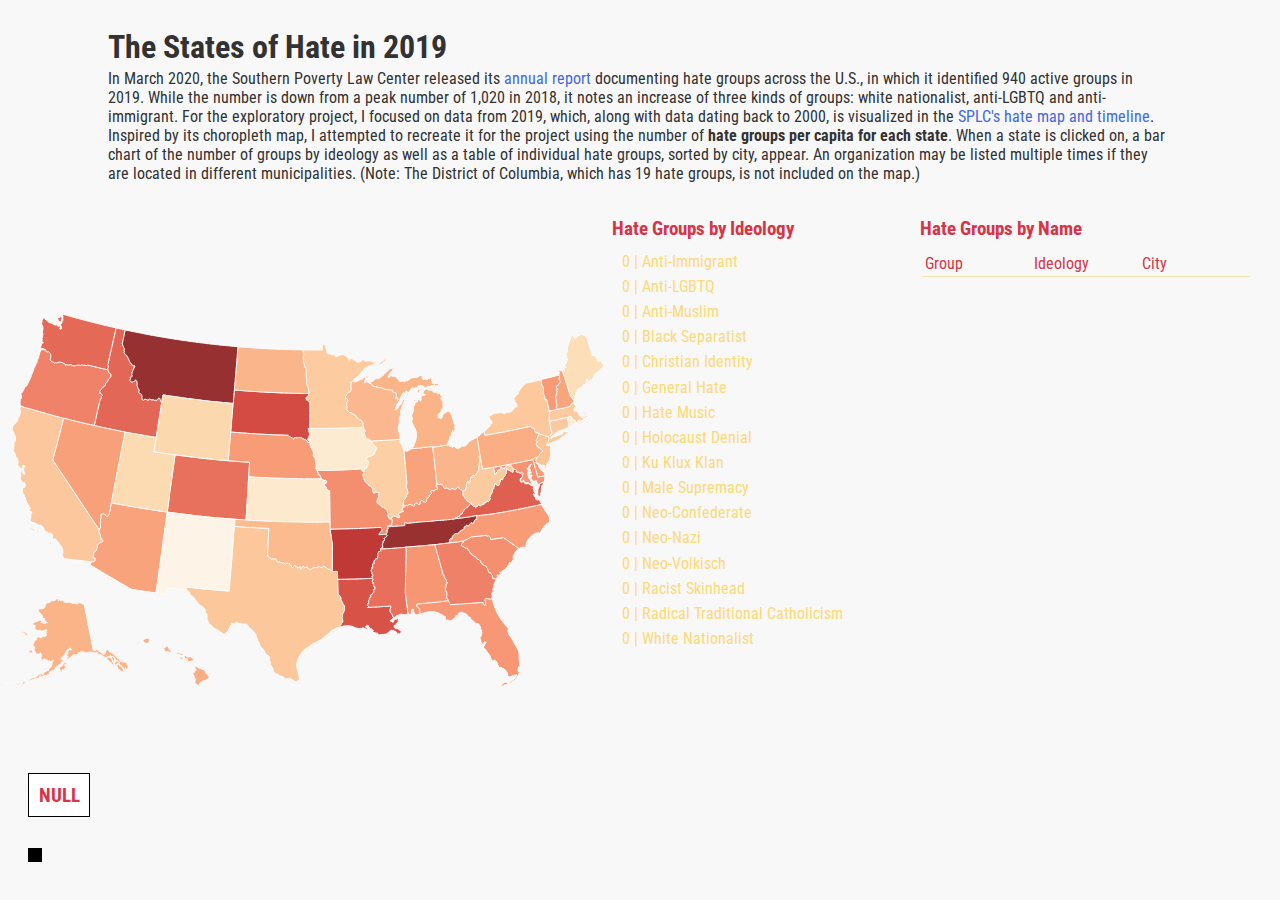
<file: exploratory/index.html>
<!DOCTYPE html>

<head>
  <meta charset="utf-8">
  <title>Interactive Data Visualization | Exploratory Project</title>
  <link href="https://fonts.googleapis.com/css2?family=Roboto+Condensed:ital,wght@0,400;0,700;1,400&display=swap"
    rel="stylesheet">
  <link rel="stylesheet" href="./style.css">
</head>

<body>

  <div class="middle">
    <h1>The States of Hate in 2019</h1>
    <p>In March 2020, the Southern Poverty Law Center released its <a
        href="https://www.splcenter.org/year-hate-and-extremism-2019" target="_blank">annual report</a> documenting hate
      groups across the U.S., in which it identified 940 active groups in 2019. While the number is down from a peak
      number of 1,020 in 2018, it notes an increase of three kinds of groups: white nationalist, anti-LGBTQ and
      anti-immigrant. For the exploratory project, I focused on data from 2019, which, along with data dating back to
      2000, is visualized in the <a href="https://www.splcenter.org/hate-map" target="_blank">SPLC's hate map and
        timeline</a>. Inspired by its choropleth map, I attempted to recreate it for the project using the number of
      <strong>hate groups per capita for each state</strong>. When a state is clicked on, a bar chart of the number of
      groups by ideology as well as a table of individual hate groups, sorted by city, appear. An organization may be
      listed multiple times if they are located in different municipalities. (Note: The District of Columbia, which has
      19 hate groups, is not included on the map.)</p>
  </div>
  <br />

  <div id="dashboard">
    <div id="map"></div>
    <div id="state-name"></div>
    <!--new-->
    <div id="barchart">
      <h3>Hate Groups by Ideology</h3>
    </div>
    <div id="table">
      <h3>Hate Groups by Name</h3>
    </div>
  </div>

  <script src="../lib/d3.js"></script>
  <script src="../lib/d3-array.js"></script>
  <script type="module" src="./index.js"></script>

</body>

</html>
</file>
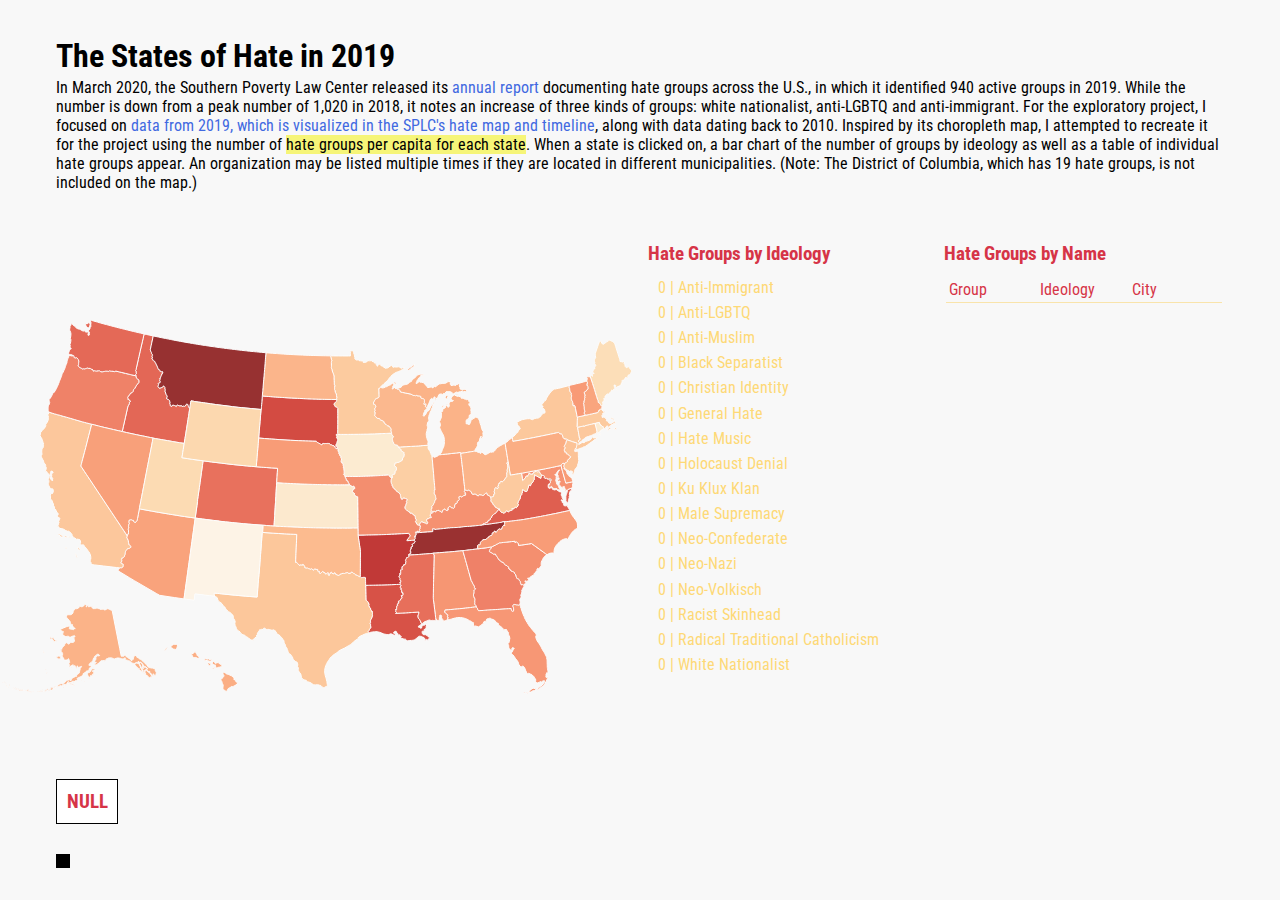
<file: exploratory/visualization/index.html>
<!DOCTYPE html>
  <head>
    <meta charset="utf-8">
    <title>Interactive Data Visualization | Exploratory</title>
    <link href="https://fonts.googleapis.com/css2?family=Roboto+Condensed:ital,wght@0,400;0,700;1,400&display=swap" rel="stylesheet">
    <link rel="stylesheet" href="./style.css">
  </head>
  <body>

    <h1>The States of Hate in 2019</h1>
    <p>In March 2020, the Southern Poverty Law Center released its <a href="https://www.splcenter.org/year-hate-and-extremism-2019" target="_blank">annual report</a> documenting hate groups across the U.S., in which it identified 940 active groups in 2019. While the number is down from a peak number of 1,020 in 2018, it notes an increase of three kinds of groups: white nationalist, anti-LGBTQ and anti-immigrant. For the exploratory project, I focused on <a href="https://www.splcenter.org/hate-map" target="_blank">data from 2019, which is visualized in the SPLC's hate map and timeline</a>, along with data dating back to 2010. Inspired by its choropleth map, I attempted to recreate it for the project using the number of <span style="background-color: #f6f578">hate groups per capita for each state</span>. When a state is clicked on, a bar chart of the number of groups by ideology as well as a table of individual hate groups appear. An organization may be listed multiple times if they are located in different municipalities. (Note: The District of Columbia, which has 19 hate groups, is not included on the map.)
    <br />

    <div id="dashboard">
      <div id="map"></div>
      <div id="state-name"></div><!--new-->
      <div id="barchart"><h3>Hate Groups by Ideology</h3></div>
      <div id="table"><h3>Hate Groups by Name</h3>
      </div>
    </div>

    <script src="../../lib/d3.js"></script>
    <script src="../../lib/d3-array.js"></script>
    <script type="module" src="./index.js"></script>

  </body>
</html>
</file>
<file: exploratory/style.css>
* {
  margin: 0;
}

body {
  font-family: "Roboto Condensed", sans-serif;
  padding: 1.75em;
  background-color: #F8F8F8;
  color: #323232;
}

.middle {
  margin: auto;
  width: 87%;
}

#dashboard {
  display: grid;
  /* container */
  grid-template-columns: 1fr 1fr 1fr;
  /* fr = fraction */
  /*grid-template-rows: 1fr, 1fr; /* 1/2 and 1/2, 1 frac-1 frac */
  column-gap: 0.5em;
  row-gap: 1em;
  padding-top: 1em;
  height: 70vh;
  grid-template-rows: 1fr, 1fr;
}

/* flex = spread out divs within space */
#map {
  /*grid-row-start: 1; /* start on row 1 */
  /*grid-row-end: span 2; /* span 2 rows */
  margin-left: -4em;
  margin-top: -2em;
  grid-row-start: 1;
  height: 60vh;
}

#state-name {
  grid-row-start: 2;
  font-size: 1.2em;
  font-weight: bold;
  color: #d63447;
  text-transform: uppercase;
  height: fit-content;
  width: fit-content;
  padding: 0.5em;
  border: 1px solid #000;
  background-color: #fff;
}

#barchart {
  margin-left: 5em;
  margin: 0;
  overflow: hidden;
  grid-row-start: 1;
  grid-row-end: span 2;
}

#table {
  margin: 0;
  margin-left: -1em;
  overflow-y: scroll;
  grid-row-start: 1;
  grid-row-end: span 2;
}

thead,
tbody tr {
  display: table;
  width: 100%;
  table-layout: fixed;
  border-bottom: 1px solid rgba(252, 191, 30, 0.35);
}

td {
  word-wrap: break-word;
  white-space: normal;
  padding-right: 0.75em;
}

td:first-child {
  font-weight: 500;
}

td:not(:first-child) {
  color: #666;
}

h1 {
  margin-bottom: 3px;
}

h3 {
  font-family: "Roboto Condensed", sans-serif;
  margin-bottom: 0.5em;
  color: #d63447;
}

p {
  margin: 0;
  font-size: 1em;
}

a:link,
a:visited {
  color: #4169E1;
  text-decoration: none;
}

.state {
  stroke: #fff;
  stroke-width: 1;
}

#tooltip {
  display: block;
  height: fit-content;
  position: absolute;
  background-color: black;
  pointer-events: none;
  padding: 7px;
  color: white;
  font-size: 0.9em;
}

.columns {
  font-weight: normal;
  text-align: left;
  color: #d63447;
  font-size: 1em;
}

.hate-groups {
  text-align: left;
  font-size: 0.8em;
  font-weight: normal;
}
</file>
<file: exploratory/visualization/style.css>
body {
  font-family: 'Roboto Condensed', sans-serif;
  padding: 0.5em 3em;
  background-color: #F8F8F8;
}

#dashboard {
  display: grid; /* container */
  grid-template-columns: 1fr 1fr 1fr; /* fr = fraction */
  /*grid-template-rows: 1fr, 1fr; /* 1/2 and 1/2, 1 frac-1 frac */
  column-gap: 1em;
  row-gap: 1em;
  padding-top: 2em;
  height: 70vh;
  grid-template-rows: 1fr, 1fr;
}

/* flex = spread out divs within space */
#map {
  /*grid-row-start: 1; /* start on row 1 */
  /*grid-row-end: span 2; /* span 2 rows */
  margin-left: -4em;
  margin-top: -2em;
  grid-row-start: 1;
  height: 60vh;
}

#state-name {
  grid-row-start: 2;
  font-size: 1.2em;
  font-weight: bold;
  color: #d63447;
  text-transform: uppercase;
  height: fit-content;
  width: fit-content;
  padding: 0.5em;
  border: 1px solid #000;
  background-color: #fff;
}

#barchart {
  margin-left: 5em;
  margin: 0;
  overflow: hidden;
  grid-row-start: 1;
  grid-row-end: span 2;
}

#table {
  margin: 0em;
  overflow-y: scroll;
  grid-row-start: 1;
  grid-row-end: span 2;
}

thead,
tbody tr {
  display: table;
  width: 100%;
  table-layout: fixed;
  border-bottom: 1px solid rgba(252,191,30,0.35);
}

td {
  word-wrap: break-word;
  white-space: normal;
}

h1 {
  margin-bottom: 3px;
}

h3 {
  font-family: "Roboto Condensed", sans-serif;
  margin-bottom: 0.5em;
  color: #d63447;
}

p {
  margin: 0;
}

a:link, a:visited {
  color: #4169E1;
  text-decoration: none;
}

.state {
  stroke: #fff;
  stroke-width: 1;
}

#tooltip {
  display: block;
  height: fit-content;
  position: absolute;
  background-color: black;
  pointer-events: none;
  padding: 7px;
  color: white;
  font-size: 0.9em;
}

.columns {
  font-weight: normal;
  text-align: left;
  color: #d63447;
  font-size: 1em;
}

.hate-groups {
  text-align: left;
  font-size: 0.8em;
  font-weight: normal;
}
</file>
